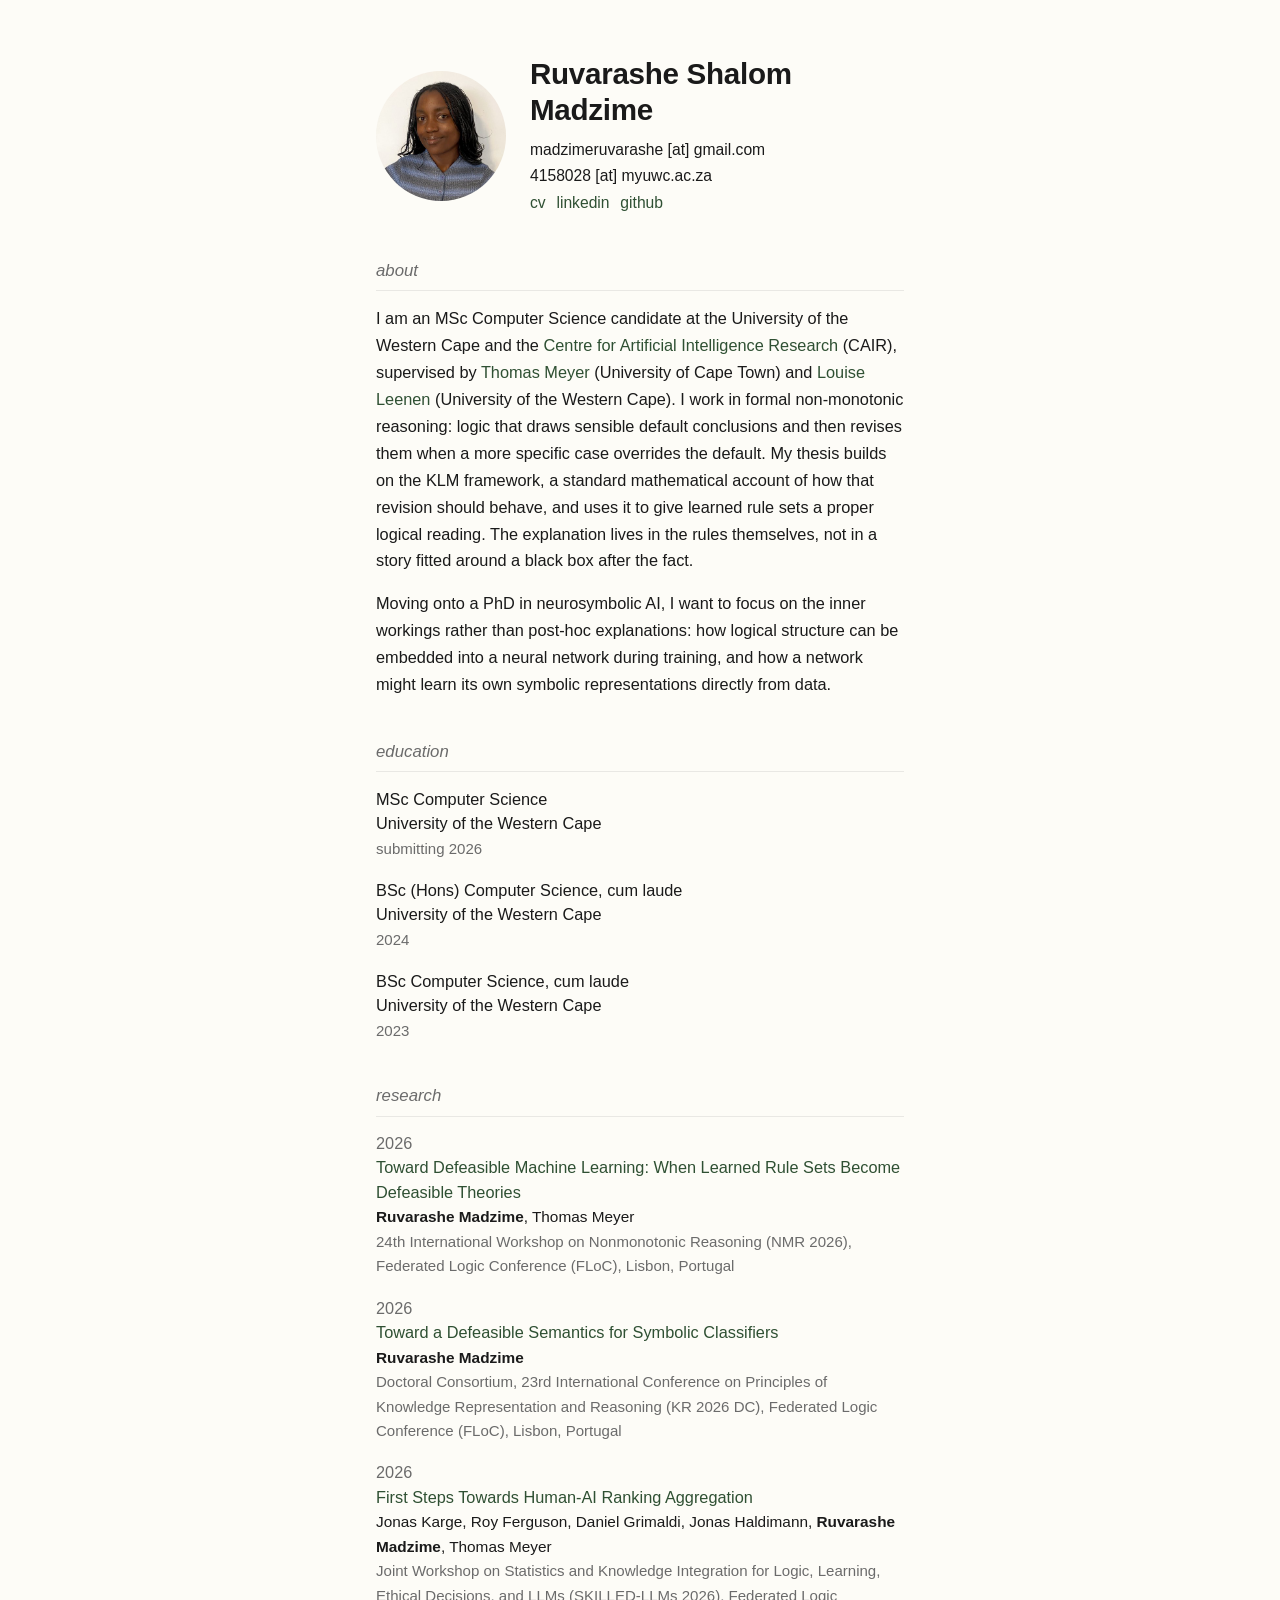
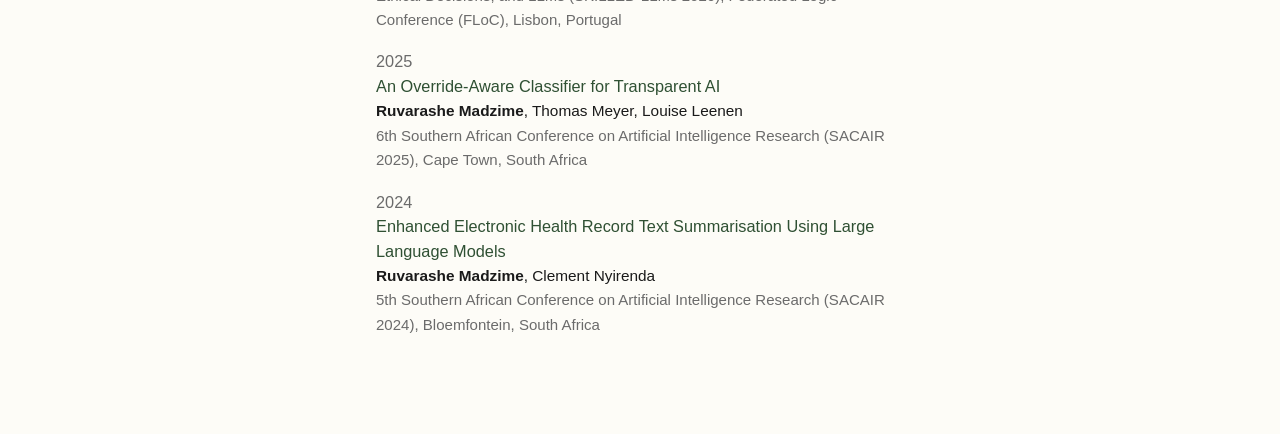
<file: index.html>
<!DOCTYPE html>
<html lang="en">
<head>
<meta charset="UTF-8">
<meta name="viewport" content="width=device-width, initial-scale=1">
<title>Ruvarashe Shalom Madzime</title>
<meta name="description" content="Ruvarashe Shalom Madzime, MSc Computer Science candidate at the University of the Western Cape and CAIR. Research on the KLM framework, defeasible reasoning, symbolic machine learning, and neurosymbolic AI.">
<link rel="icon" type="image/svg+xml" href="assets/favicon.svg">
<link rel="stylesheet" href="style.css">
</head>
<body>
<main>
  <header class="site-header">
    <img class="portrait" src="assets/portrait.jpg" alt="Ruvarashe Shalom Madzime">
    <div class="header-text">
      <h1>Ruvarashe Shalom Madzime</h1>
      <p class="info">
        madzimeruvarashe [at] gmail.com<br>
        4158028 [at] myuwc.ac.za<br>
        <a href="assets/CV.pdf">cv</a>
        <a href="https://www.linkedin.com/in/ruvarashe-madzime">linkedin</a>
        <a href="https://github.com/rue404NotFound">github</a>
      </p>
    </div>
  </header>

  <h2>about</h2>
  <p>
    I am an MSc Computer Science candidate at the University of the Western Cape and the <a href="https://www.cair.org.za/">Centre for Artificial Intelligence Research</a> (CAIR), supervised by <a href="https://tommiemeyer.org.za/">Thomas Meyer</a> (University of Cape Town) and <a href="https://cs.uwc.ac.za/prof-louise-leenen/">Louise Leenen</a> (University of the Western Cape). I work in formal non-monotonic reasoning: logic that draws sensible default conclusions and then revises them when a more specific case overrides the default. My thesis builds on the KLM framework, a standard mathematical account of how that revision should behave, and uses it to give learned rule sets a proper logical reading. The explanation lives in the rules themselves, not in a story fitted around a black box after the fact.
  </p>

  <p>
    Moving onto a PhD in neurosymbolic AI, I want to focus on the inner workings rather than post-hoc explanations: how logical structure can be embedded into a neural network during training, and how a network might learn its own symbolic representations directly from data.
  </p>

  <h2>education</h2>
  <div class="edu">
    <p>MSc Computer Science<br>University of the Western Cape<br><span class="dim">submitting 2026</span></p>
    <p>BSc (Hons) Computer Science, cum laude<br>University of the Western Cape<br><span class="dim">2024</span></p>
    <p>BSc Computer Science, cum laude<br>University of the Western Cape<br><span class="dim">2023</span></p>
  </div>

  <h2>research</h2>
  <div class="pubs">
    <p><span class="year">2026</span><br><a href="https://ceur-ws.org/Vol-4239/paper-Madzime-3.pdf">Toward Defeasible Machine Learning: When Learned Rule Sets Become Defeasible Theories</a><br><span class="authors"><strong>Ruvarashe Madzime</strong>, Thomas Meyer</span><br><span class="dim">24th International Workshop on Nonmonotonic Reasoning (NMR 2026), Federated Logic Conference (FLoC), Lisbon, Portugal</span></p>
    <p><span class="year">2026</span><br><a href="https://ceur-ws.org/Vol-4218/paper3.pdf">Toward a Defeasible Semantics for Symbolic Classifiers</a><br><span class="authors"><strong>Ruvarashe Madzime</strong></span><br><span class="dim">Doctoral Consortium, 23rd International Conference on Principles of Knowledge Representation and Reasoning (KR 2026 DC), Federated Logic Conference (FLoC), Lisbon, Portugal</span></p>
    <p><span class="year">2026</span><br><a href="https://ceur-ws.org/Vol-4229/paper2.pdf">First Steps Towards Human-AI Ranking Aggregation</a><br><span class="authors">Jonas Karge, Roy Ferguson, Daniel Grimaldi, Jonas Haldimann, <strong>Ruvarashe Madzime</strong>, Thomas Meyer</span><br><span class="dim">Joint Workshop on Statistics and Knowledge Integration for Logic, Learning, Ethical Decisions, and LLMs (SKILLED-LLMs 2026), Federated Logic Conference (FLoC), Lisbon, Portugal</span></p>
    <p><span class="year">2025</span><br><a href="https://2025.sacair.org.za/online-proceedings/Papers/paper_17.pdf">An Override-Aware Classifier for Transparent AI</a><br><span class="authors"><strong>Ruvarashe Madzime</strong>, Thomas Meyer, Louise Leenen</span><br><span class="dim">6th Southern African Conference on Artificial Intelligence Research (SACAIR 2025), Cape Town, South Africa</span></p>
    <p><span class="year">2024</span><br><a href="https://arxiv.org/abs/2410.09628">Enhanced Electronic Health Record Text Summarisation Using Large Language Models</a><br><span class="authors"><strong>Ruvarashe Madzime</strong>, Clement Nyirenda</span><br><span class="dim">5th Southern African Conference on Artificial Intelligence Research (SACAIR 2024), Bloemfontein, South Africa</span></p>
  </div>
</main>
</body>
</html>
</file>
<file: style.css>
:root {
  --bg: #fdfcf7;
  --text: #1a1a1a;
  --dim: #6b6b6b;
  --accent: #2f5033;
  --serif: Calibri, "Segoe UI", "Helvetica Neue", -apple-system, Arial, sans-serif;
}

*, *::before, *::after { box-sizing: border-box; }
html { -webkit-text-size-adjust: 100%; }

body {
  margin: 0;
  background: var(--bg);
  color: var(--text);
  font-family: var(--serif);
  font-size: 1.02rem;
  line-height: 1.65;
  -webkit-font-smoothing: antialiased;
  -moz-osx-font-smoothing: grayscale;
}

main {
  max-width: 36rem;
  margin: 0 auto;
  padding: 3.5rem 1.5rem 5rem;
}

.site-header {
  display: grid;
  grid-template-columns: 130px 1fr;
  gap: 1.5rem;
  align-items: center;
  margin-bottom: 2.25rem;
}

.portrait {
  width: 130px;
  height: 130px;
  border-radius: 50%;
  object-fit: cover;
  object-position: 50% 30%;
  display: block;
}

.header-text h1 {
  margin: 0 0 0.6rem;
}

.header-text .info {
  margin: 0;
  line-height: 1.7;
  font-size: 0.98rem;
}

h1 {
  font-family: var(--serif);
  font-weight: 600;
  font-size: 1.85rem;
  letter-spacing: -0.01em;
  line-height: 1.2;
}

h2 {
  font-family: var(--serif);
  font-weight: 400;
  font-style: italic;
  font-size: 1.05rem;
  color: var(--dim);
  margin: 2.5rem 0 0.9rem;
  padding-bottom: 0.35rem;
  border-bottom: 1px solid rgba(0, 0, 0, 0.08);
}

p {
  margin: 0 0 1rem;
}
p:last-child { margin-bottom: 0; }

a {
  color: var(--accent);
  text-decoration: none;
  border-bottom: 1px solid transparent;
  transition: border-color 0.15s ease;
}
a:hover, a:focus { border-bottom-color: var(--accent); }
a:focus-visible { outline: 2px solid var(--accent); outline-offset: 2px; border-radius: 2px; }

.info a { margin-right: 0.4rem; }

.dim {
  color: var(--dim);
  font-size: 0.94rem;
}

.year {
  color: var(--dim);
  font-variant-numeric: tabular-nums;
}

.authors {
  color: var(--text);
  font-size: 0.96rem;
}

.edu p, .pubs p {
  margin-bottom: 1.1rem;
  line-height: 1.5;
}

@media (max-width: 480px) {
  main { padding: 2.5rem 1.2rem 3.5rem; }
  h1 { font-size: 1.5rem; }
  .site-header {
    grid-template-columns: 1fr;
    gap: 1rem;
    text-align: left;
  }
  .portrait { width: 110px; height: 110px; }
}

@media (prefers-reduced-motion: reduce) {
  * { transition: none !important; }
}
</file>
